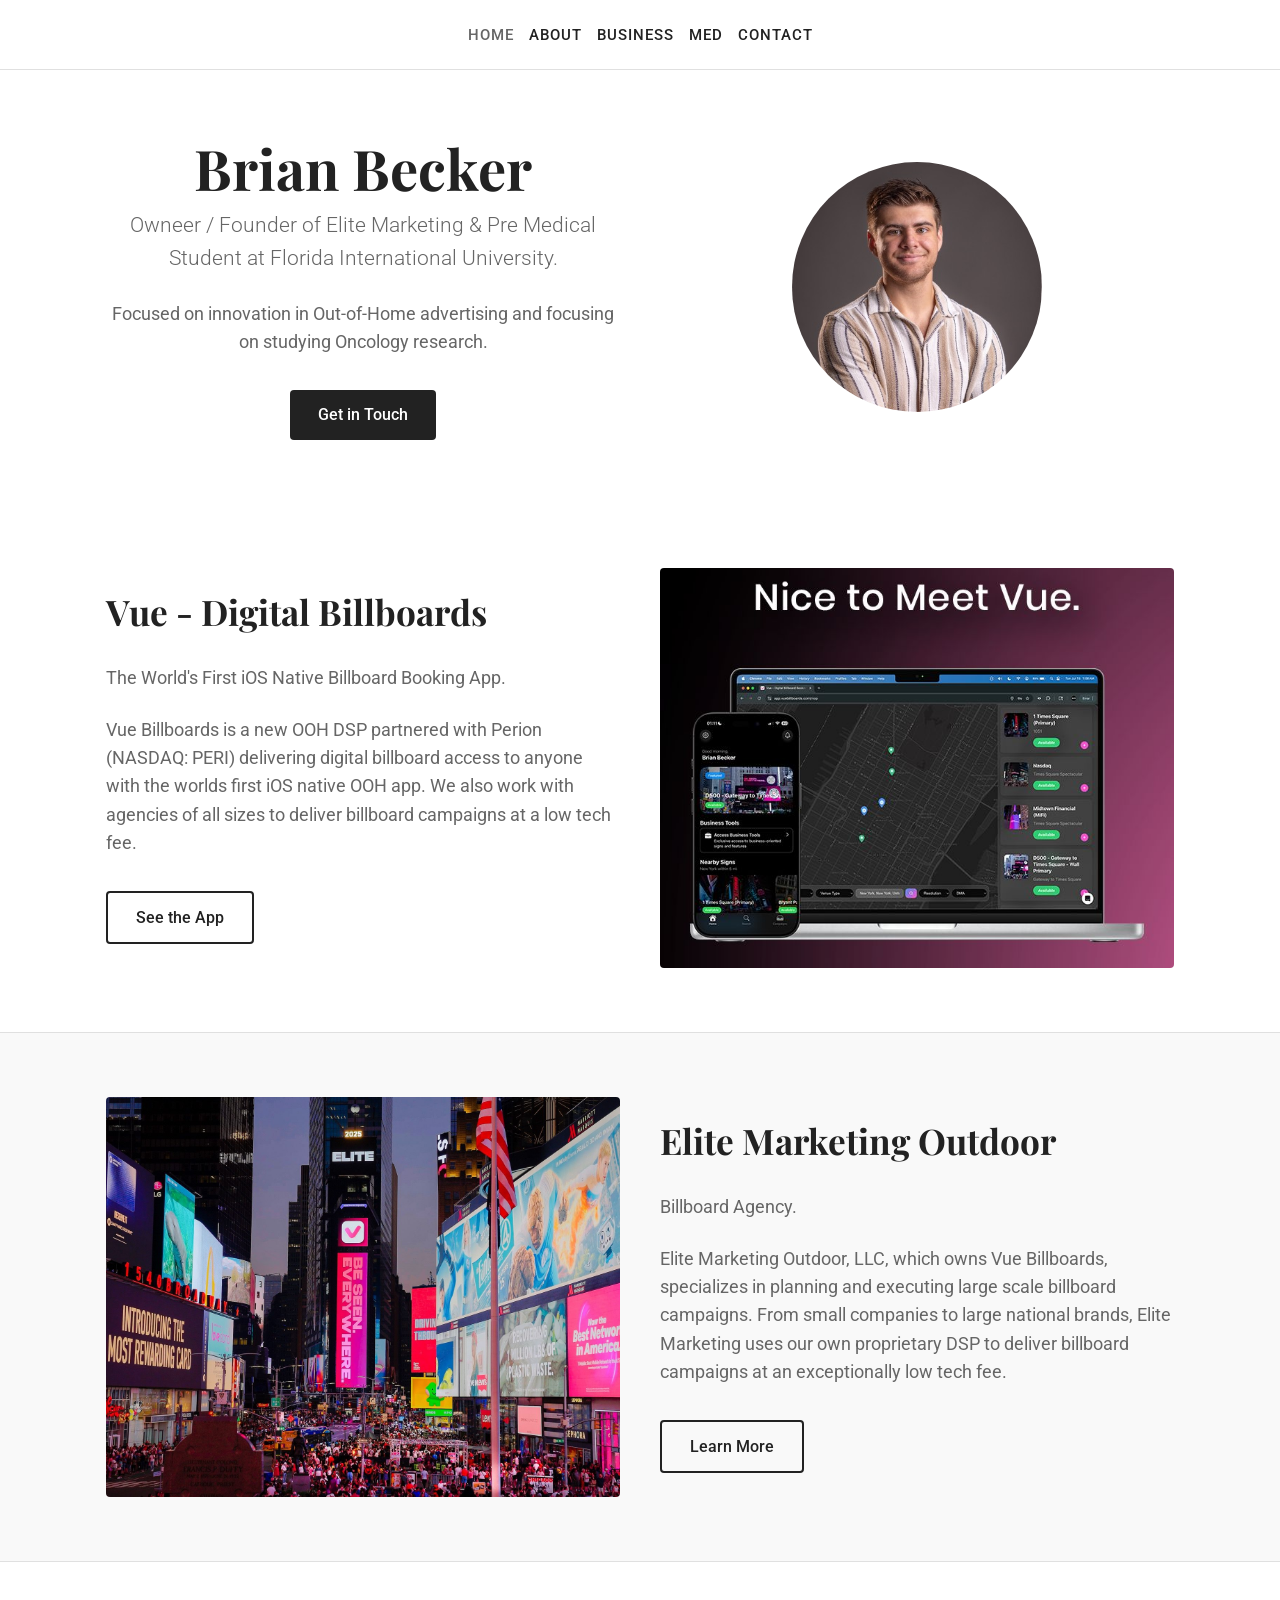
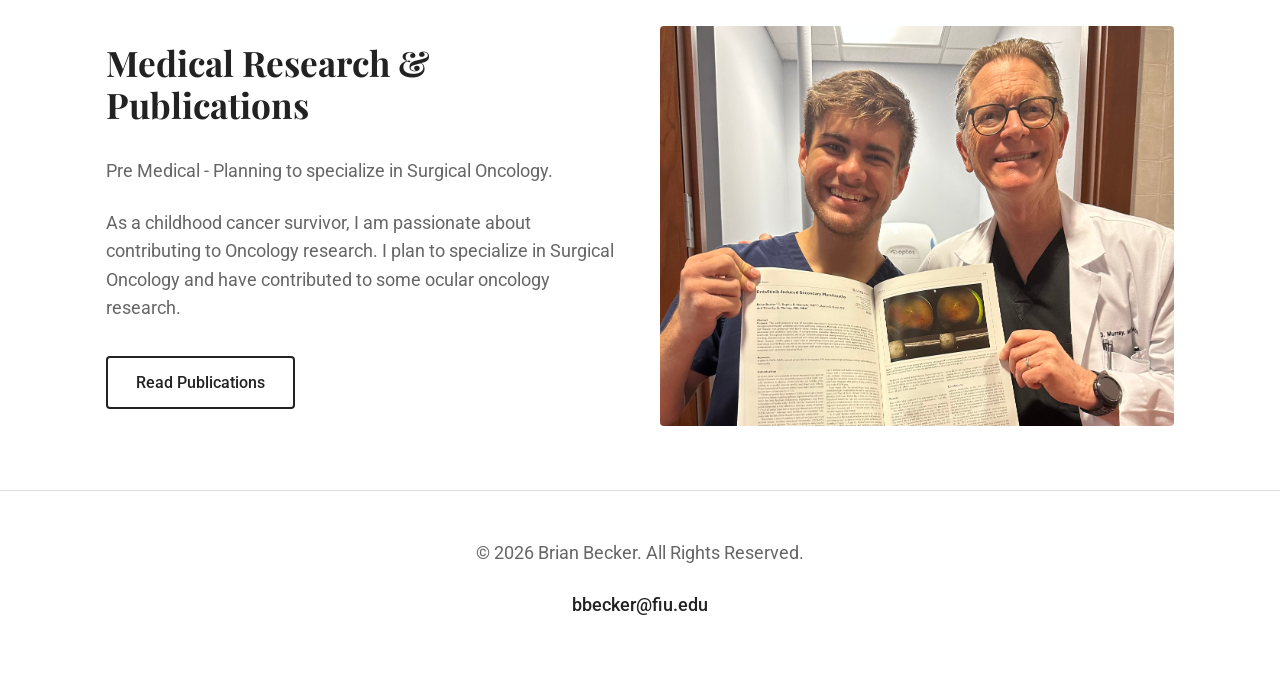
<file: index.html>
<!DOCTYPE html>
<html lang="en">
<head>
    <meta charset="UTF-8">
    <meta name="viewport" content="width=device-width, initial-scale=1.0">
    <meta name="robots" content="noindex">
    <title>Brian Becker</title>
    <link rel="stylesheet" href="style.css">
</head>
<body data-page="home">
    <nav>
        <ul>
            <li><a href="index.html" class="active">Home</a></li>
            <li><a href="about.html">About</a></li>
            <li><a href="business.html">Business</a></li>
            <li><a href="med.html">Med</a></li>
            <li><a href="contact.html">Contact</a></li>
        </ul>
    </nav>

    <header>
        <div class="grid-2">
            <div>
                <h1 data-content="home.hero.title">Brian Becker</h1>
                <p class="subtitle" data-content="home.hero.subtitle">Owneer / Founder of Elite Marketing & Pre Medical Student at Florida International University.</p>
                <p data-content="home.hero.bio">Focused on innovation in Out-of-Home advertising and focusing on studying Oncology research.</p>
                <a href="contact.html" class="btn" data-content="home.hero.cta">Get in Touch</a>
            </div>
            <div style="text-align: center;">
                <img src="images/headshot.jpeg" alt="Brian Becker" class="profile-img" style="margin: 0 auto;" data-content="home.hero.profileImage">
            </div>
        </div>
    </header>

    <main id="home-sections">
        <!-- Rendered from content/site.json -->
    </main>

    <footer>
        <p data-content="footer.copyright">&copy; 2026 Brian Becker. All Rights Reserved.</p>
        <p><a href="mailto:bbecker@fiu.edu" data-content="footer.emailLink">bbecker@fiu.edu</a></p>
    </footer>
    <script src="js/content.js"></script>
</body>
</html>
</file>
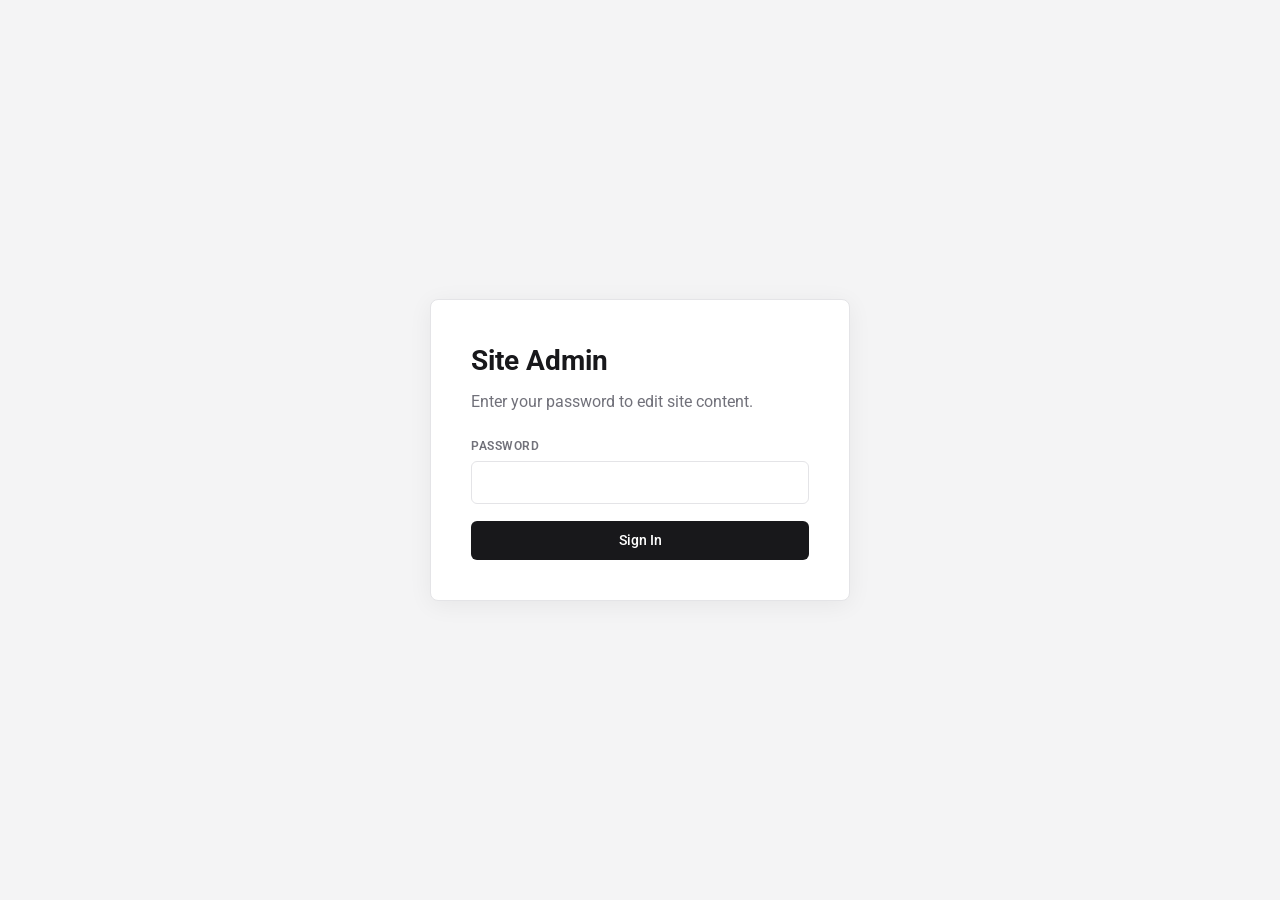
<file: admin/index.html>
<!DOCTYPE html>
<html lang="en">
<head>
    <meta charset="UTF-8">
    <meta name="viewport" content="width=device-width, initial-scale=1.0">
    <meta name="robots" content="noindex, nofollow">
    <title>Admin | Brian Becker</title>
    <link rel="stylesheet" href="admin.css">
</head>
<body class="admin-body">
    <div id="login-screen" class="admin-login">
        <div class="login-card">
            <h1>Site Admin</h1>
            <p>Enter your password to edit site content.</p>
            <form id="login-form">
                <div class="field-group">
                    <label for="password">Password</label>
                    <input type="password" id="password" required autocomplete="current-password">
                </div>
                <button type="submit" class="btn btn-primary" style="width: 100%;">Sign In</button>
            </form>
            <p id="login-error" class="hidden" style="color: var(--admin-danger); margin-top: 1rem; font-size: 0.9rem;"></p>
        </div>
    </div>

    <div id="admin-app" class="hidden">
        <header class="admin-header">
            <h1>Site Editor</h1>
            <div class="admin-header-actions">
                <a href="../index.html" target="_blank" class="btn btn-secondary">View Site</a>
                <button id="save-btn" class="btn btn-primary">Publish Changes</button>
                <button id="logout-btn" class="btn btn-secondary">Log Out</button>
            </div>
        </header>

        <div id="status-bar" class="status-bar"></div>

        <div class="admin-layout">
            <nav class="admin-sidebar" id="nav-tabs">
                <button type="button" data-tab="home" class="active">Home</button>
                <button type="button" data-tab="about">About</button>
                <button type="button" data-tab="med">Publications</button>
                <button type="button" data-tab="business">Business</button>
                <button type="button" data-tab="contact">Contact</button>
                <button type="button" data-tab="settings">Settings</button>
            </nav>

            <div class="admin-editor" id="editor-panel"></div>

            <aside class="admin-preview">
                <h2>Live Preview</h2>
                <div id="preview-panel" class="preview-frame"></div>
            </aside>
        </div>
    </div>

    <script src="admin.js?v=3"></script>
</body>
</html>
</file>
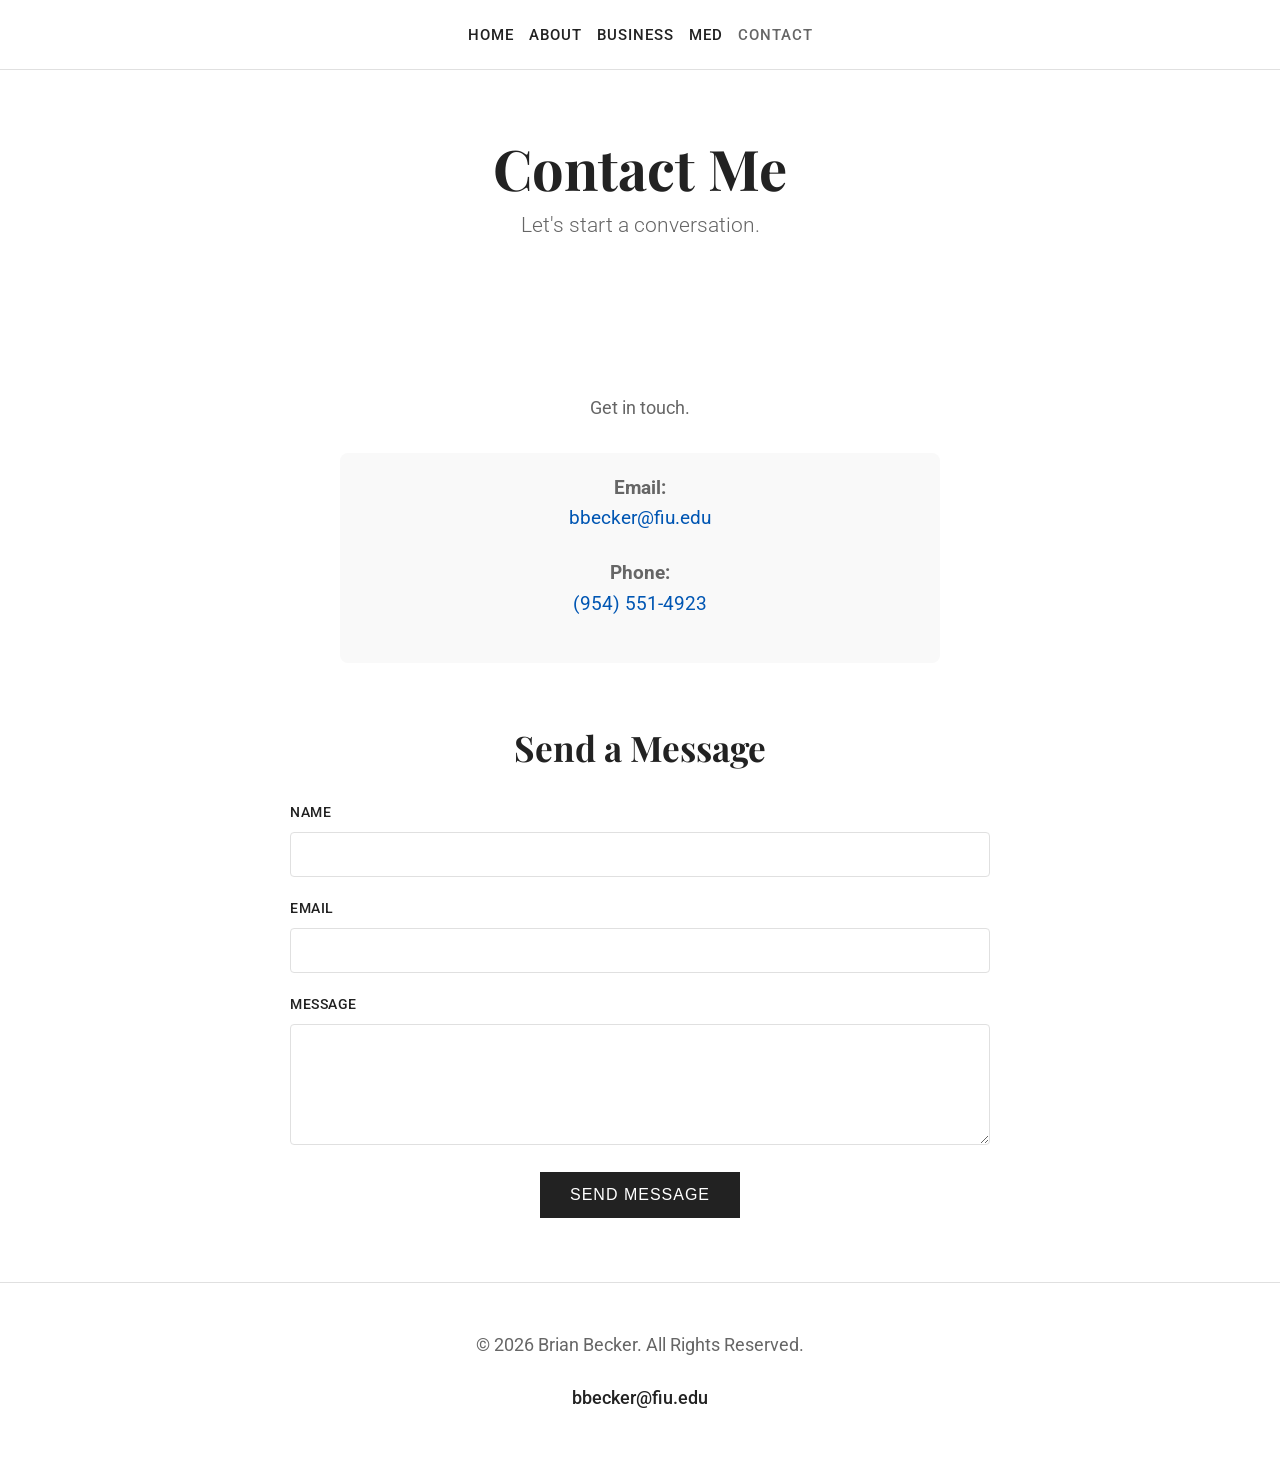
<file: contact.html>
<!DOCTYPE html>
<html lang="en">
<head>
    <meta charset="UTF-8">
    <meta name="viewport" content="width=device-width, initial-scale=1.0">
    <meta name="robots" content="noindex">
    <title>Contact | Brian Becker</title>
    <link rel="stylesheet" href="style.css">
</head>
<body data-page="contact">
    <nav>
        <ul>
            <li><a href="index.html">Home</a></li>
            <li><a href="about.html">About</a></li>
            <li><a href="business.html">Business</a></li>
            <li><a href="med.html">Med</a></li>
            <li><a href="contact.html" class="active">Contact</a></li>
        </ul>
    </nav>

    <header>
        <h1 data-content="contact.header.title">Contact Me</h1>
        <p class="subtitle" data-content="contact.header.subtitle">Let's start a conversation.</p>
    </header>

    <main>
        <section>
            <div class="container">
                <p style="text-align: center; max-width: 600px; margin: 0 auto 30px;" data-content="contact.intro">Get in touch.</p>
                
                <div style="text-align: center; padding: 20px; background-color: var(--section-bg); border-radius: 8px; max-width: 600px; margin: 0 auto;">
                    <p style="font-size: 1.2rem; margin-bottom: 1.5rem;">
                        <strong>Email:</strong><br>
                        <a href="mailto:bbecker@fiu.edu" data-content="contact.emailLink">bbecker@fiu.edu</a>
                    </p>
                    <p style="font-size: 1.2rem;">
                        <strong>Phone:</strong><br>
                        <a href="tel:9545514923" data-content="contact.phoneLink">(954) 551-4923</a>
                    </p>
                </div>

                <div style="margin-top: 4rem;">
                    <h2 style="text-align: center;">Send a Message</h2>
                    <form action="#" method="post">
                        <div class="form-group">
                            <label for="name">Name</label>
                            <input type="text" id="name" name="name" required>
                        </div>
                        <div class="form-group">
                            <label for="email">Email</label>
                            <input type="email" id="email" name="email" required>
                        </div>
                        <div class="form-group">
                            <label for="message">Message</label>
                            <textarea id="message" name="message" rows="5" required></textarea>
                        </div>
                        <div style="text-align: center;">
                            <input type="submit" value="Send Message">
                        </div>
                    </form>
                </div>
            </div>
        </section>
    </main>

    <footer>
        <p data-content="footer.copyright">&copy; 2026 Brian Becker. All Rights Reserved.</p>
        <p><a href="mailto:bbecker@fiu.edu" data-content="footer.emailLink">bbecker@fiu.edu</a></p>
    </footer>
    <script src="js/content.js"></script>
</body>
</html>
</file>
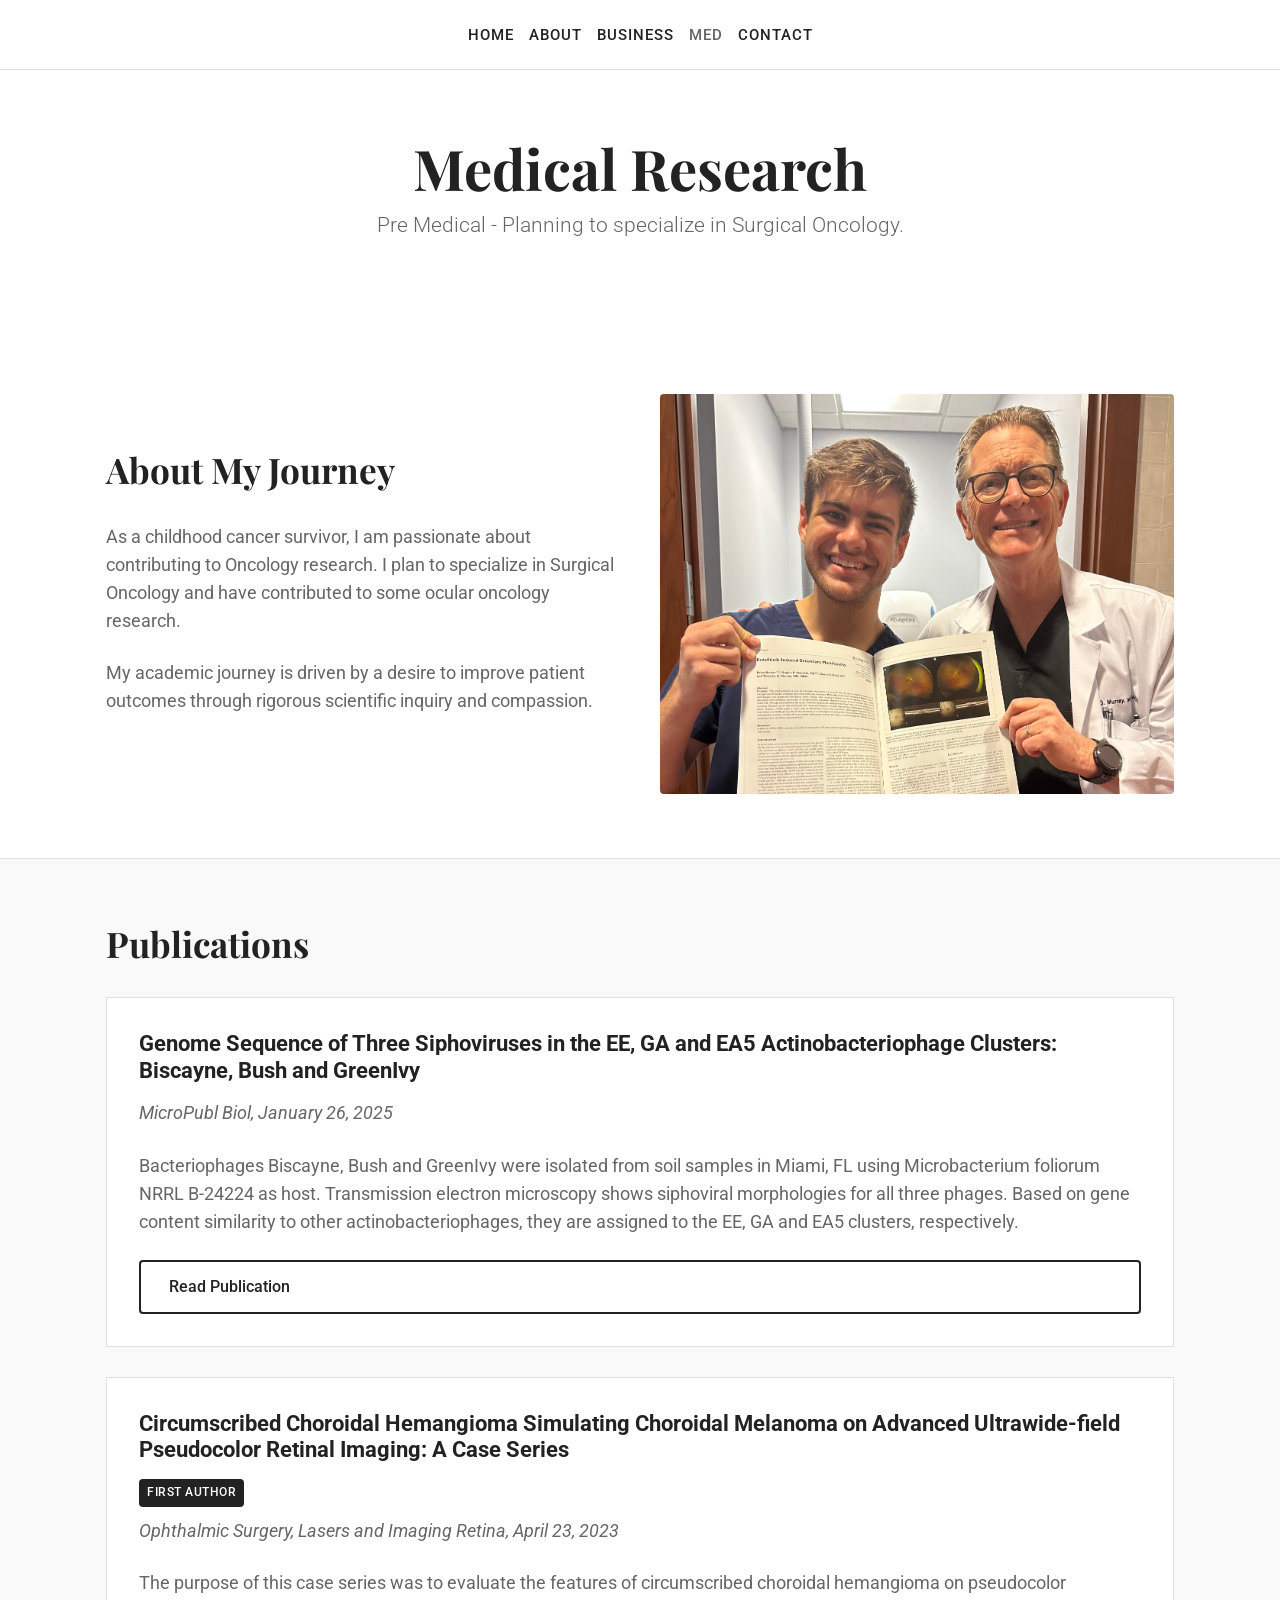
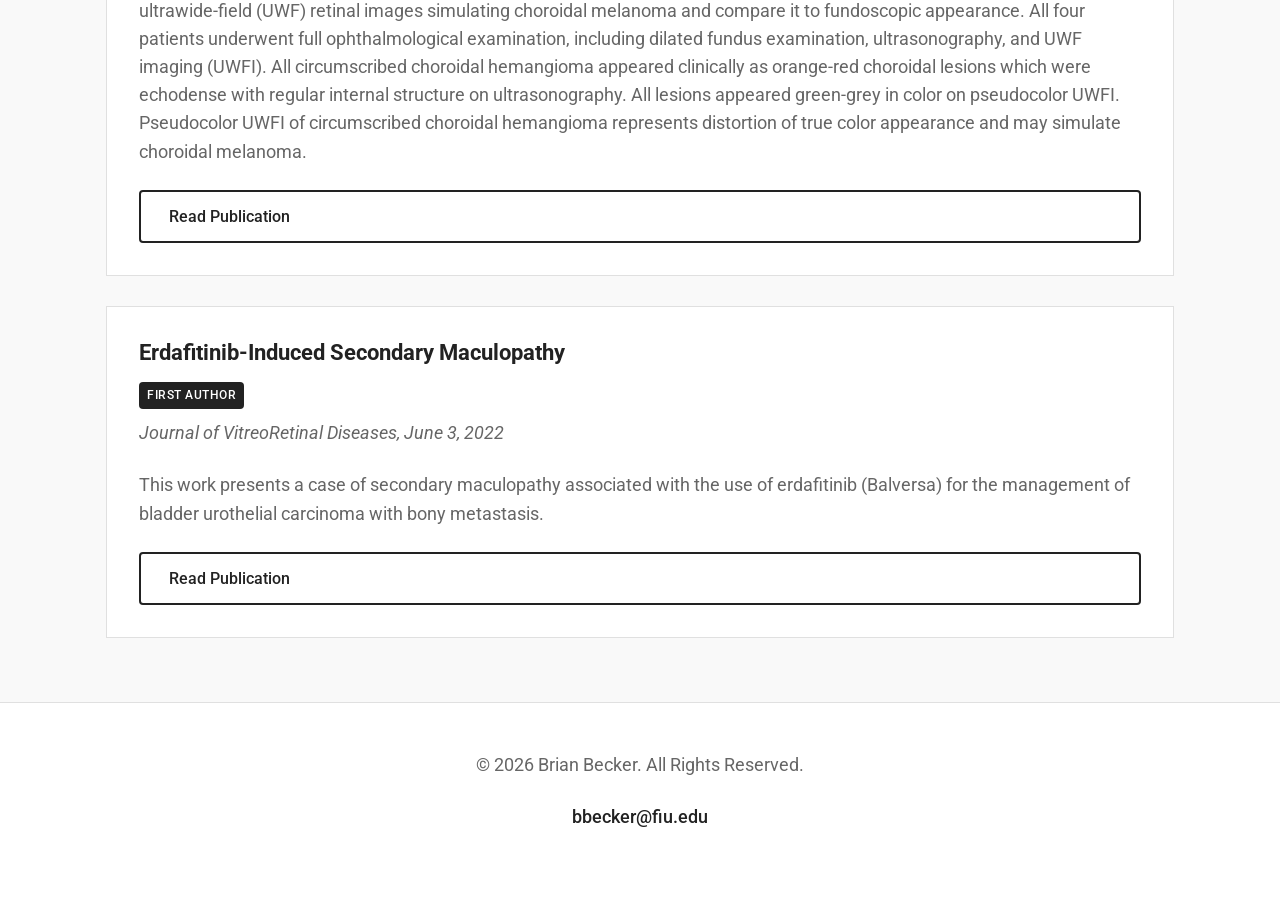
<file: med.html>
<!DOCTYPE html>
<html lang="en">
<head>
    <meta charset="UTF-8">
    <meta name="viewport" content="width=device-width, initial-scale=1.0">
    <meta name="robots" content="noindex">
    <title>Medical | Brian Becker</title>
    <link rel="stylesheet" href="style.css">
</head>
<body data-page="med">
    <nav>
        <ul>
            <li><a href="index.html">Home</a></li>
            <li><a href="about.html">About</a></li>
            <li><a href="business.html">Business</a></li>
            <li><a href="med.html" class="active">Med</a></li>
            <li><a href="contact.html">Contact</a></li>
        </ul>
    </nav>

    <header>
        <h1 data-content="med.header.title">Medical Research</h1>
        <p class="subtitle" data-content="med.header.subtitle">Pre Medical - Planning to specialize in Surgical Oncology.</p>
    </header>

    <main>
        <section>
            <div class="container">
                <div class="grid-2">
                    <div data-content="med.about">
                        <h2>About My Journey</h2>
                        <p>As a childhood cancer survivor, I am passionate about contributing to Oncology research.</p>
                    </div>
                    <img src="images/med.jpg" alt="Medical Research">
                </div>
            </div>
        </section>

        <section style="background-color: #f9f9f9;">
            <div class="container">
                <h2>Publications</h2>
                <div class="grid-2" style="grid-template-columns: 1fr; gap: 30px;" id="publications-list">
                    <!-- Rendered from content/site.json -->
                </div>
            </div>
        </section>
    </main>

    <footer>
        <p data-content="footer.copyright">&copy; 2026 Brian Becker. All Rights Reserved.</p>
        <p><a href="mailto:bbecker@fiu.edu" data-content="footer.emailLink">bbecker@fiu.edu</a></p>
    </footer>
    <script src="js/content.js"></script>
</body>
</html>
</file>
<file: style.css>
/* Global Styles - Clean Professional Minimalist */
@import url('https://fonts.googleapis.com/css2?family=Roboto:wght@300;400;500;700&family=Playfair+Display:wght@700&display=swap');

:root {
    /* Color Palette */
    --bg-color: #ffffff;
    --text-primary: #222222;
    --text-secondary: #666666;
    --accent-color: #000000; 
    --link-color: #0056b3;
    --section-bg: #f9f9f9;
    --border-color: #e0e0e0;
    
    /* Layout Variables */
    --nav-height: 70px;
    --max-width: 1100px;
}

* {
    box-sizing: border-box; /* Ensures padding doesn't affect width */
    margin: 0;
    padding: 0;
}

body {
    font-family: 'Roboto', sans-serif;
    color: var(--text-primary);
    background-color: var(--bg-color);
    line-height: 1.6;
    display: flex;
    flex-direction: column;
    min-height: 100vh; /* Sticky Footer trick from class */
}

/* Typography Styles */
h1, h2, h3 {
    font-family: 'Playfair Display', serif;
    color: var(--text-primary);
    line-height: 1.2;
    margin-bottom: 1rem;
}

h1 {
    font-size: 3.5rem;
    margin-bottom: 0.5rem;
}

h2 {
    font-size: 2.2rem;
    position: relative;
    padding-bottom: 15px;
}

h2::after {
    /* Removed underline */
    content: none;
}

p {
    margin-bottom: 1.5rem;
    color: var(--text-secondary);
    font-size: 1.1rem;
}

a {
    color: var(--link-color);
    text-decoration: none;
    transition: color 0.3s ease;
}

a:hover {
    color: #003d82;
}

/* Navigation */
nav {
    height: var(--nav-height);
    background-color: var(--bg-color);
    border-bottom: 1px solid var(--border-color);
    display: flex;
    align-items: center;
    justify-content: center; /* Centered nav */
    position: sticky;
    top: 0;
    z-index: 100;
}

nav ul {
    list-style: none;
    display: flex;
    gap: 15px;
    flex-wrap: wrap;
    justify-content: center;
}

nav a {
    color: var(--text-primary);
    font-weight: 500;
    font-size: 0.95rem;
    text-transform: uppercase;
    letter-spacing: 1px;
}

nav a:hover, nav a.active {
    color: var(--text-secondary); /* Subtle hover */
}

/* Header / Hero */
header {
    text-align: center;
    padding: 4rem 1rem;
    max-width: var(--max-width);
    margin: 0 auto;
}

header p.subtitle {
    font-size: 1.3rem;
    font-weight: 300;
    color: var(--text-secondary);
    margin-top: 0.5rem;
    max-width: 600px;
    margin-left: auto; /* Center subtitle if header is centered */
    margin-right: auto;
}

/* Main Layout */
main {
    flex: 1;
    width: 100%;
}

.container {
    max-width: var(--max-width);
    margin: 0 auto;
    padding: 0 1rem;
}

/* Sections */
section {
    padding: 4rem 0;
    border-bottom: 1px solid var(--border-color);
}

section:last-child {
    border-bottom: none;
}

/* Grid Layouts */
.grid-2 {
    display: grid;
    grid-template-columns: 1fr 1fr;
    gap: 40px;
    align-items: center;
}

/* Images */
img {
    max-width: 100%;
    height: auto;
    border-radius: 4px; /* Slight rounding */
    display: block;
}

/* Uniform feature images on homepage (excluding profile image) */
.grid-2 img:not(.profile-img) {
    width: 100%;
    height: 400px; /* Fixed height for consistency */
    object-fit: cover; /* Ensures image covers the area without distortion */
}

.profile-img {
    width: 250px;
    height: 250px;
    object-fit: cover;
    border-radius: 50%;
    margin-bottom: 20px;
}

/* Buttons */
.btn {
    display: inline-block;
    background-color: var(--text-primary);
    color: #fff;
    padding: 12px 28px;
    border-radius: 4px;
    font-size: 1rem;
    font-weight: 500;
    transition: background-color 0.3s ease;
    margin-top: 10px;
}

.btn:hover {
    background-color: #444;
    color: #fff;
}

.btn-outline {
    background-color: transparent;
    border: 2px solid var(--text-primary);
    color: var(--text-primary);
}

.btn-outline:hover {
    background-color: var(--text-primary);
    color: #fff;
}

/* Cards (Services, Portfolio) */
.card {
    background: #fff;
    padding: 2rem;
    border: 1px solid var(--border-color);
    transition: transform 0.3s ease;
    height: 100%; /* Make cards equal height in grid */
    display: flex;
    flex-direction: column;
}

.card a {
    margin-top: auto; /* Push link to bottom */
}

.card:hover {
    transform: translateY(-5px);
    border-color: var(--text-primary);
}

.card h3 {
    font-family: 'Roboto', sans-serif;
    font-weight: 700;
    font-size: 1.4rem;
    margin-bottom: 1rem;
}

/* Badges */
.badge {
    display: inline-block;
    background-color: var(--text-primary);
    color: #fff;
    font-size: 0.75rem;
    padding: 4px 8px;
    border-radius: 4px;
    margin-bottom: 10px;
    font-weight: 500;
    text-transform: uppercase;
    letter-spacing: 0.5px;
    align-self: flex-start; /* Aligns badge to start of flex container (card) */
}

/* Forms */
form {
    max-width: 700px;
    margin: 0 auto;
}

.form-group {
    margin-bottom: 20px;
}

label {
    display: block;
    margin-bottom: 8px;
    font-weight: 500;
    font-size: 0.9rem;
    text-transform: uppercase;
    letter-spacing: 0.5px;
}

input[type="text"],
input[type="email"],
select,
textarea {
    width: 100%;
    padding: 12px;
    border: 1px solid var(--border-color);
    border-radius: 4px;
    font-family: inherit;
    font-size: 1rem;
}

input:focus, textarea:focus, select:focus {
    outline: none;
    border-color: var(--text-primary);
}

input[type="submit"] {
    background-color: var(--text-primary);
    color: #fff;
    border: none;
    padding: 14px 30px;
    cursor: pointer;
    font-size: 1rem;
    text-transform: uppercase;
    letter-spacing: 1px;
    transition: background 0.3s;
}

input[type="submit"]:hover {
    background-color: #444;
}

/* Tables */
table {
    width: 100%;
    border-collapse: collapse;
    margin-top: 20px;
}

th, td {
    padding: 15px;
    text-align: left;
    border-bottom: 1px solid var(--border-color);
}

th {
    font-weight: 600;
    color: var(--text-primary);
    border-bottom: 2px solid var(--text-primary);
}

/* 
table tr:nth-child(even) {
    background-color: #f2f2f2;
} 
*/

/* Lists */
ul.clean-list {
    list-style: none;
}

ul.clean-list li {
    padding: 10px 0;
    border-bottom: 1px solid var(--border-color);
    display: flex;
    justify-content: space-between;
}

ul.clean-list li:last-child {
    border-bottom: none;
}

/* Bullet Lists (for descriptive content) */
ul.bullet-list {
    text-align: left;
    display: inline-block;
    max-width: 100%;
    margin-top: 15px;
    margin-bottom: 20px;
    font-family: 'Roboto', sans-serif;
    color: var(--text-secondary);
    font-size: 1rem;
    line-height: 1.6;
    padding-left: 20px;
}

ul.bullet-list li {
    margin-bottom: 10px;
}

/* Footer */
footer {
    padding: 3rem 1rem;
    text-align: center;
    border-top: 1px solid var(--border-color);
    margin-top: auto;
    font-size: 0.9rem;
    color: var(--text-secondary);
}

footer a {
    color: var(--text-primary);
    font-weight: 500;
}

/* Responsive */
@media (max-width: 768px) {
    h1 { font-size: 2.5rem; }
    
    .grid-2 {
        grid-template-columns: 1fr;
    }
    
    header {
        text-align: center;
        padding: 4rem 1rem;
    }

    h2::after {
        left: 50%;
        transform: translateX(-50%);
    }

    nav ul {
        gap: 15px;
        flex-wrap: wrap;
        justify-content: center;
    }
    
    .grid-2 img {
        height: auto; /* Allow auto height on mobile */
        max-height: 400px;
    }
}

/* New Styles for Forms */
/* Forgot to add these earlier */
input[type="submit"] {
    cursor: pointer; /* hand icon */
}
</file>
<file: admin/admin.css>
@import url('https://fonts.googleapis.com/css2?family=Roboto:wght@400;500;600;700&display=swap');

:root {
    --admin-bg: #f4f4f5;
    --admin-panel: #ffffff;
    --admin-border: #e4e4e7;
    --admin-text: #18181b;
    --admin-muted: #71717a;
    --admin-accent: #18181b;
    --admin-danger: #dc2626;
    --admin-success: #16a34a;
}

*, *::before, *::after {
    box-sizing: border-box;
}

body.admin-body {
    margin: 0;
    font-family: 'Roboto', -apple-system, BlinkMacSystemFont, sans-serif;
    background: var(--admin-bg);
    color: var(--admin-text);
    min-height: 100vh;
    line-height: 1.5;
}

/* ── Login ── */

.admin-login {
    min-height: 100vh;
    display: flex;
    align-items: center;
    justify-content: center;
    padding: 2rem;
}

.login-card {
    background: var(--admin-panel);
    border: 1px solid var(--admin-border);
    border-radius: 8px;
    padding: 2.5rem;
    width: 100%;
    max-width: 420px;
    box-shadow: 0 4px 24px rgba(0, 0, 0, 0.06);
}

.login-card h1 {
    font-size: 1.75rem;
    font-weight: 700;
    margin: 0 0 0.5rem;
}

.login-card p {
    color: var(--admin-muted);
    margin: 0 0 1.5rem;
}

/* ── Header ── */

.admin-header {
    background: var(--admin-panel);
    border-bottom: 1px solid var(--admin-border);
    padding: 0.875rem 1.5rem;
    display: flex;
    align-items: center;
    justify-content: space-between;
    gap: 1rem;
    position: sticky;
    top: 0;
    z-index: 100;
}

.admin-header h1 {
    font-size: 1.15rem;
    font-weight: 600;
    margin: 0;
    letter-spacing: -0.01em;
}

.admin-header-actions {
    display: flex;
    gap: 0.5rem;
    flex-wrap: wrap;
}

#status-bar {
    margin: 0;
    border-radius: 0;
    border-bottom: 1px solid transparent;
}

#status-bar.visible {
    border-bottom-color: var(--admin-border);
}

/* ── Main layout ── */

.admin-layout {
    display: grid;
    grid-template-columns: 200px minmax(0, 1fr) 320px;
    min-height: calc(100vh - 53px);
    align-items: stretch;
}

/* Sidebar — must override any inherited nav styles */
nav.admin-sidebar {
    display: flex;
    flex-direction: column;
    align-items: stretch;
    justify-content: flex-start;
    height: auto;
    min-height: 100%;
    width: auto;
    position: static;
    background: var(--admin-panel);
    border-right: 1px solid var(--admin-border);
    border-bottom: none;
    padding: 0.75rem 0;
    gap: 0;
    z-index: auto;
}

nav.admin-sidebar button {
    display: block;
    width: 100%;
    text-align: left;
    background: none;
    border: none;
    padding: 0.7rem 1.25rem;
    font-size: 0.9rem;
    font-family: inherit;
    cursor: pointer;
    color: var(--admin-muted);
    border-left: 3px solid transparent;
    border-radius: 0;
    white-space: nowrap;
    transition: background 0.15s, color 0.15s;
}

nav.admin-sidebar button:hover {
    background: var(--admin-bg);
    color: var(--admin-text);
}

nav.admin-sidebar button.active {
    background: var(--admin-bg);
    border-left-color: var(--admin-accent);
    color: var(--admin-text);
    font-weight: 600;
}

/* Editor panel */
.admin-editor {
    padding: 1.75rem 2rem;
    overflow-y: auto;
    background: var(--admin-bg);
    min-width: 0;
}

.admin-editor .section-title {
    font-size: 1.25rem;
    font-weight: 600;
    margin: 0 0 1.5rem;
    padding: 0;
    color: var(--admin-text);
    letter-spacing: -0.01em;
}

.admin-editor h3 {
    font-size: 0.85rem;
    font-weight: 600;
    text-transform: uppercase;
    letter-spacing: 0.05em;
    color: var(--admin-muted);
    margin: 2rem 0 1rem;
    padding: 0;
}

/* Preview panel */
.admin-preview {
    background: var(--admin-panel);
    border-left: 1px solid var(--admin-border);
    padding: 1.75rem 1.25rem;
    overflow-y: auto;
    min-width: 0;
}

.admin-preview > h2 {
    font-size: 0.75rem;
    font-weight: 600;
    text-transform: uppercase;
    letter-spacing: 0.08em;
    color: var(--admin-muted);
    margin: 0 0 1rem;
    padding: 0;
}

.preview-frame {
    border: 1px solid var(--admin-border);
    border-radius: 8px;
    padding: 1.25rem;
    background: #fff;
    font-size: 0.875rem;
    line-height: 1.55;
}

.preview-frame h3 {
    font-size: 1rem;
    font-weight: 600;
    margin: 0 0 0.35rem;
    padding: 0;
    color: var(--admin-text);
}

.preview-frame .subtitle {
    color: var(--admin-muted);
    font-size: 0.8rem;
    margin: 0 0 0.75rem;
}

.preview-frame p {
    margin: 0 0 0.75rem;
    color: var(--admin-muted);
    font-size: 0.85rem;
}

.preview-card {
    border: 1px solid var(--admin-border);
    border-radius: 6px;
    padding: 0.875rem;
    margin-bottom: 0.625rem;
}

.preview-card:last-child {
    margin-bottom: 0;
}

.preview-card strong {
    display: block;
    font-size: 0.875rem;
    margin-bottom: 0.25rem;
}

.preview-card .badge {
    display: inline-block;
    background: var(--admin-accent);
    color: #fff;
    font-size: 0.6rem;
    padding: 2px 6px;
    border-radius: 3px;
    text-transform: uppercase;
    margin-bottom: 0.4rem;
    font-weight: 600;
}

/* ── Form fields ── */

.field-group {
    margin-bottom: 1.1rem;
}

.field-group label {
    display: block;
    font-size: 0.72rem;
    font-weight: 600;
    text-transform: uppercase;
    letter-spacing: 0.05em;
    margin-bottom: 0.35rem;
    color: var(--admin-muted);
}

.field-group input,
.field-group textarea,
.field-group select {
    width: 100%;
    padding: 0.6rem 0.75rem;
    border: 1px solid var(--admin-border);
    border-radius: 6px;
    font: inherit;
    font-size: 0.9rem;
    background: #fff;
    color: var(--admin-text);
    transition: border-color 0.15s;
}

.field-group input:focus,
.field-group textarea:focus,
.field-group select:focus {
    outline: none;
    border-color: #a1a1aa;
}

.field-group textarea {
    min-height: 88px;
    resize: vertical;
    line-height: 1.5;
}

.field-row {
    display: grid;
    grid-template-columns: 1fr 1fr;
    gap: 1rem;
}

/* ── Buttons ── */

.btn {
    display: inline-flex;
    align-items: center;
    justify-content: center;
    gap: 0.35rem;
    padding: 0.55rem 0.9rem;
    border-radius: 6px;
    border: none;
    font: inherit;
    font-size: 0.875rem;
    font-weight: 500;
    cursor: pointer;
    text-decoration: none;
    white-space: nowrap;
    transition: background 0.15s, border-color 0.15s;
}

.btn-primary {
    background: var(--admin-accent);
    color: #fff;
}

.btn-primary:hover { background: #333; }

.btn-secondary {
    background: #fff;
    color: var(--admin-text);
    border: 1px solid var(--admin-border);
}

.btn-secondary:hover { background: var(--admin-bg); }

.btn-danger {
    background: #fff;
    color: var(--admin-danger);
    border: 1px solid #fecaca;
}

.btn-danger:hover { background: #fef2f2; }

.btn-sm {
    padding: 0.3rem 0.6rem;
    font-size: 0.8rem;
}

/* ── List items (publications, education, etc.) ── */

.list-item {
    border: 1px solid var(--admin-border);
    border-radius: 8px;
    padding: 1.1rem;
    margin-bottom: 0.875rem;
    background: #fff;
}

.list-item-header {
    display: flex;
    justify-content: space-between;
    align-items: center;
    gap: 0.5rem;
    margin-bottom: 0.875rem;
    padding-bottom: 0.75rem;
    border-bottom: 1px solid var(--admin-border);
}

.list-item-header strong {
    font-size: 0.85rem;
    font-weight: 600;
    color: var(--admin-text);
}

.list-item-actions {
    display: flex;
    gap: 0.3rem;
    flex-shrink: 0;
}

.checkbox-row {
    display: flex;
    align-items: center;
    gap: 0.5rem;
    margin-top: 0.25rem;
}

.checkbox-row input[type="checkbox"] {
    width: auto;
    margin: 0;
    cursor: pointer;
}

.checkbox-row label {
    font-size: 0.875rem;
    font-weight: 400;
    text-transform: none;
    letter-spacing: 0;
    color: var(--admin-text);
    cursor: pointer;
    margin: 0;
}

/* ── Status & settings ── */

.status-bar {
    padding: 0.65rem 1.5rem;
    font-size: 0.875rem;
    display: none;
}

.status-bar.visible { display: block; }
.status-bar.success { background: #dcfce7; color: #166534; }
.status-bar.error { background: #fee2e2; color: #991b1b; }
.status-bar.info { background: #e0f2fe; color: #075985; }

.settings-note {
    background: #fffbeb;
    border: 1px solid #fde68a;
    border-radius: 8px;
    padding: 1rem;
    font-size: 0.875rem;
    color: #92400e;
    margin-bottom: 1.25rem;
    line-height: 1.55;
}

.settings-note a { color: #b45309; }

.token-hint {
    font-size: 0.85rem;
    color: var(--admin-muted);
    margin: -0.5rem 0 0;
}

.hidden { display: none !important; }


code {
    font-family: ui-monospace, 'SF Mono', monospace;
    font-size: 0.85em;
    background: rgba(0, 0, 0, 0.06);
    padding: 0.1em 0.35em;
    border-radius: 3px;
}

/* ── Responsive ── */

@media (max-width: 1200px) {
    .admin-layout {
        grid-template-columns: 180px minmax(0, 1fr);
    }
    .admin-preview { display: none; }
}

@media (max-width: 640px) {
    .admin-header {
        flex-direction: column;
        align-items: flex-start;
        gap: 0.75rem;
    }

    .admin-layout {
        grid-template-columns: 1fr;
        grid-template-rows: auto 1fr;
    }

    nav.admin-sidebar {
        flex-direction: row;
        overflow-x: auto;
        border-right: none;
        border-bottom: 1px solid var(--admin-border);
        padding: 0;
        min-height: unset;
        -webkit-overflow-scrolling: touch;
    }

    nav.admin-sidebar button {
        width: auto;
        flex-shrink: 0;
        border-left: none;
        border-bottom: 3px solid transparent;
        padding: 0.75rem 1rem;
    }

    nav.admin-sidebar button.active {
        border-left-color: transparent;
        border-bottom-color: var(--admin-accent);
    }

    .admin-editor {
        padding: 1.25rem;
    }

    .field-row {
        grid-template-columns: 1fr;
    }
}
</file>
